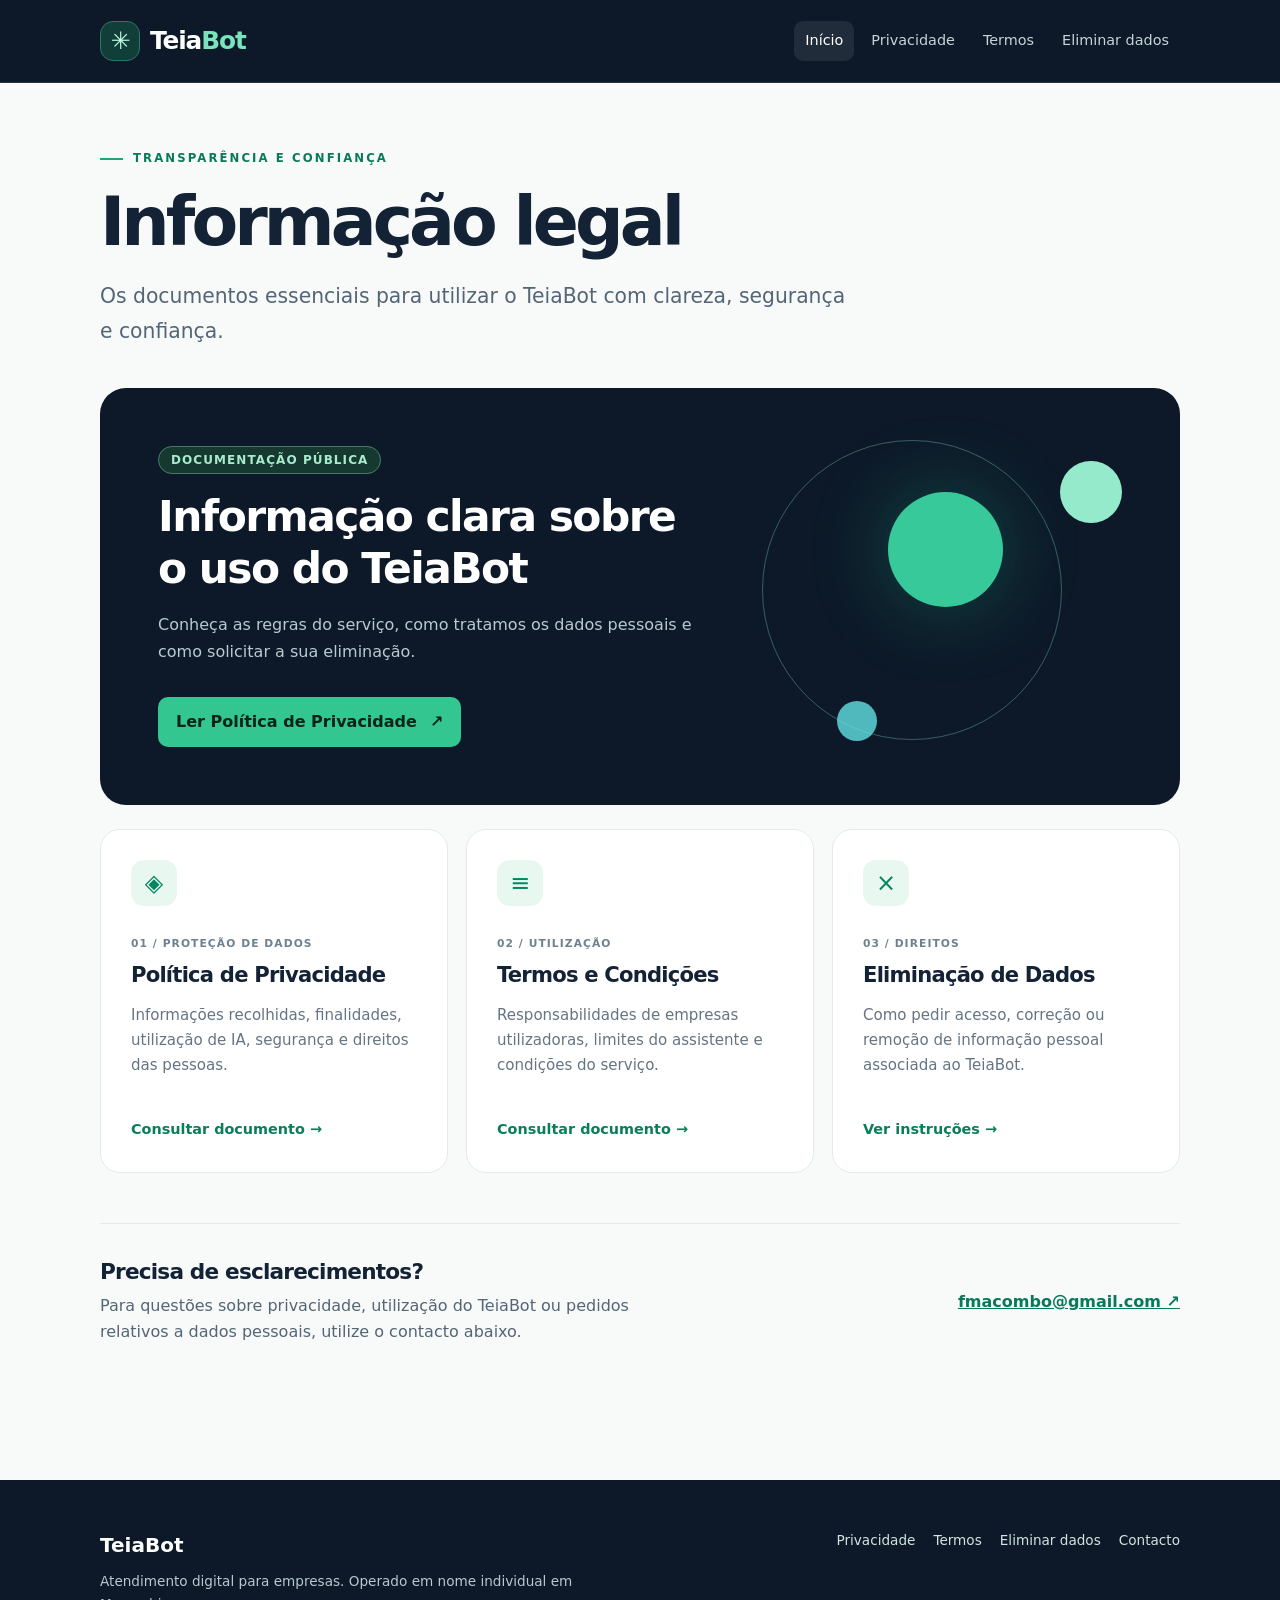
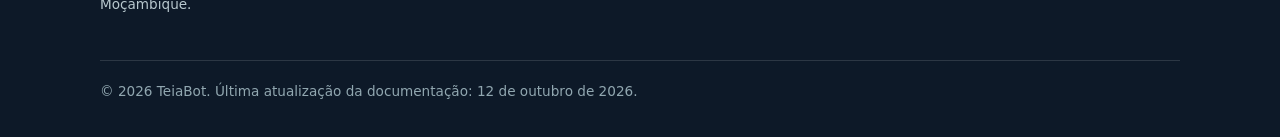
<file: index.html>
<!doctype html>
<html lang="pt-MZ">
<head>
<meta charset="utf-8">
<meta name="viewport" content="width=device-width, initial-scale=1">
<meta name="theme-color" content="#0d1928">
<meta name="description" content="Informações legais oficiais do TeiaBot: privacidade, termos e instruções de eliminação de dados.">
<title>Informação legal — TeiaBot</title>
<link rel="icon" href="favicon.svg" type="image/svg+xml">
<link rel="stylesheet" href="styles.css">
</head>
<body>
<a class="skip" href="#conteudo">Saltar para o conteúdo</a>
<header class="site-header">
 <div class="container head-content">
  <a href="index.html" class="brand" aria-label="TeiaBot — início"><span class="brand-mark" aria-hidden="true">✳</span><span>Teia<span class="brand-highlight">Bot</span></span></a>
  <nav aria-label="Menu principal"><a href="index.html" aria-current="page">Início</a>
<a href="privacidade.html" >Privacidade</a>
<a href="termos.html" >Termos</a>
<a href="eliminacao-de-dados.html" >Eliminar dados</a></nav>
 </div>
</header>
<main id="conteudo" class="container page">
 <div class="eyebrow"><span class="eyebrow-line"></span> Transparência e confiança</div>
 <h1>Informação legal</h1>
 <p class="lead">Os documentos essenciais para utilizar o TeiaBot com clareza, segurança e confiança.</p>
 <section class="hero-callout"><div><span class="pill">Documentação pública</span><h2>Informação clara sobre o uso do TeiaBot</h2><p>Conheça as regras do serviço, como tratamos os dados pessoais e como solicitar a sua eliminação.</p><a class="inline-cta" href="privacidade.html">Ler Política de Privacidade <span aria-hidden="true">↗</span></a></div><div class="hero-art" aria-hidden="true"><span class="orb a"></span><span class="orb b"></span><span class="orb c"></span><span class="orbit"></span></div></section>
<section class="cards" aria-label="Documentos legais"><a class="doc-card" href="privacidade.html"><span class="card-icon" aria-hidden="true">◈</span><span class="card-eyebrow">01 / Proteção de dados</span><h3>Política de Privacidade</h3><p>Informações recolhidas, finalidades, utilização de IA, segurança e direitos das pessoas.</p><span class="card-link">Consultar documento <span aria-hidden="true">→</span></span></a><a class="doc-card" href="termos.html"><span class="card-icon" aria-hidden="true">≡</span><span class="card-eyebrow">02 / Utilização</span><h3>Termos e Condições</h3><p>Responsabilidades de empresas utilizadoras, limites do assistente e condições do serviço.</p><span class="card-link">Consultar documento <span aria-hidden="true">→</span></span></a><a class="doc-card" href="eliminacao-de-dados.html"><span class="card-icon" aria-hidden="true">×</span><span class="card-eyebrow">03 / Direitos</span><h3>Eliminação de Dados</h3><p>Como pedir acesso, correção ou remoção de informação pessoal associada ao TeiaBot.</p><span class="card-link">Ver instruções <span aria-hidden="true">→</span></span></a></section>
<section class="contact-band"><div><h2>Precisa de esclarecimentos?</h2><p>Para questões sobre privacidade, utilização do TeiaBot ou pedidos relativos a dados pessoais, utilize o contacto abaixo.</p></div><a class="email-link" href="mailto:fmacombo@gmail.com">fmacombo@gmail.com <span aria-hidden="true">↗</span></a></section>

</main>
<footer class="site-footer">
 <div class="container footer-content">
  <div><span class="footer-brand">TeiaBot</span><p>Atendimento digital para empresas. Operado em nome individual em Moçambique.</p></div>
  <div class="footer-links"><a href="privacidade.html">Privacidade</a><a href="termos.html">Termos</a><a href="eliminacao-de-dados.html">Eliminar dados</a><a href="mailto:fmacombo@gmail.com">Contacto</a></div>
  <p class="copyright">© 2026 TeiaBot. Última atualização da documentação: 12 de outubro de 2026.</p>
 </div>
</footer>
</body>
</html>
</file>
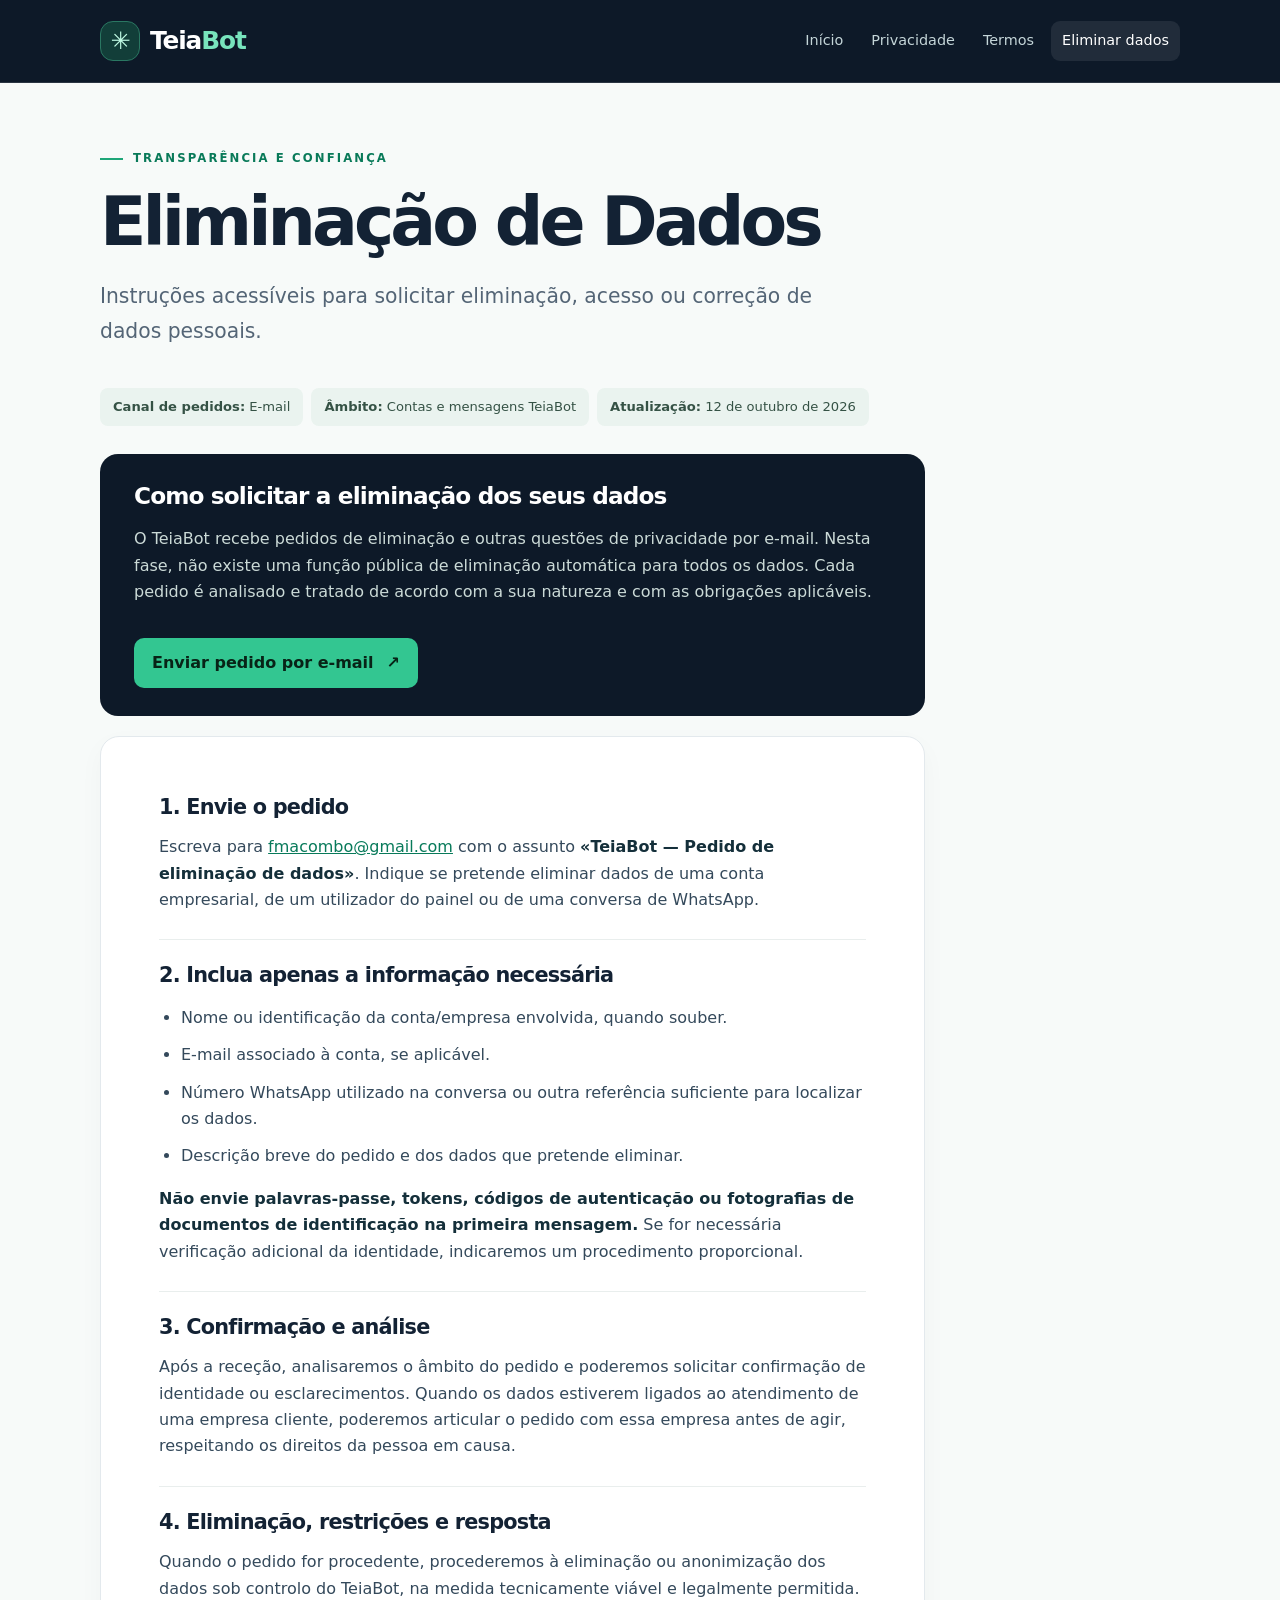
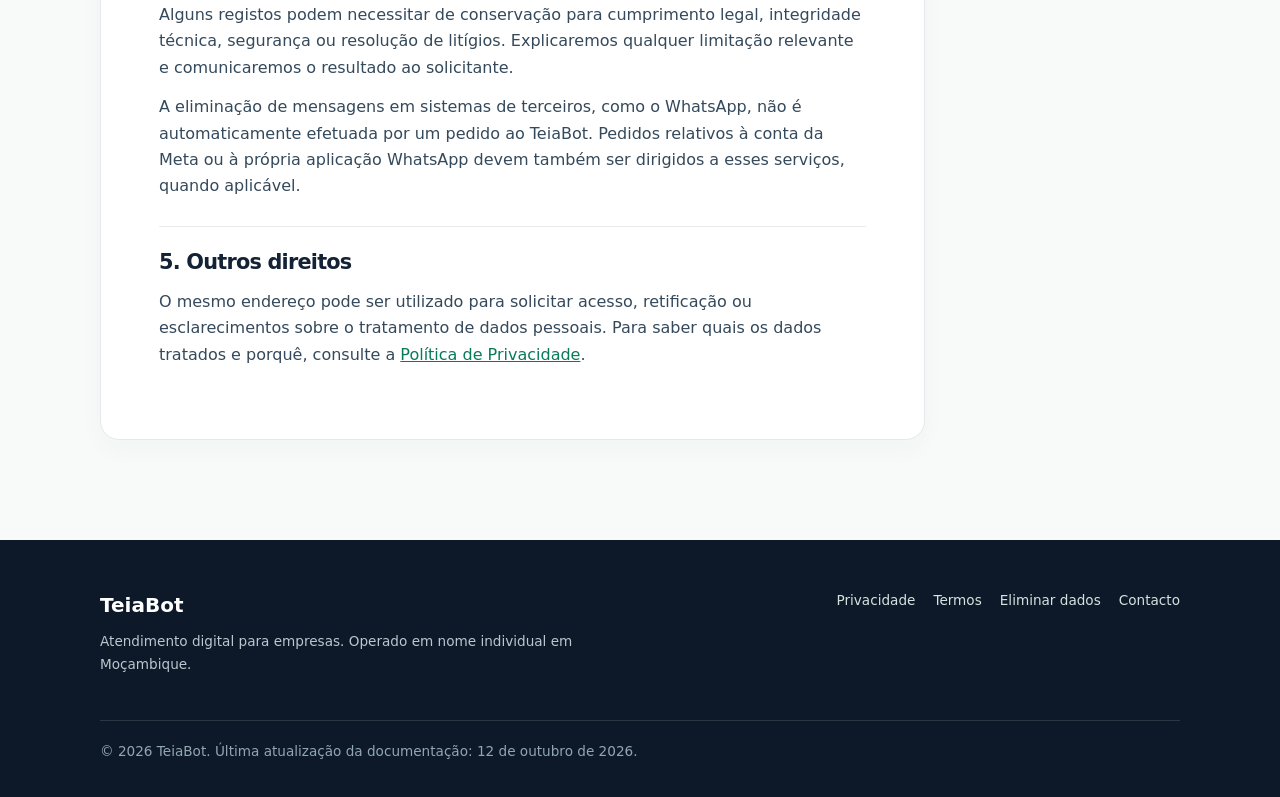
<file: eliminacao-de-dados.html>
<!doctype html>
<html lang="pt-MZ">
<head>
<meta charset="utf-8">
<meta name="viewport" content="width=device-width, initial-scale=1">
<meta name="theme-color" content="#0d1928">
<meta name="description" content="Como solicitar a eliminação de dados pessoais tratados pelo TeiaBot.">
<title>Eliminação de Dados — TeiaBot</title>
<link rel="icon" href="favicon.svg" type="image/svg+xml">
<link rel="stylesheet" href="styles.css">
</head>
<body>
<a class="skip" href="#conteudo">Saltar para o conteúdo</a>
<header class="site-header">
 <div class="container head-content">
  <a href="index.html" class="brand" aria-label="TeiaBot — início"><span class="brand-mark" aria-hidden="true">✳</span><span>Teia<span class="brand-highlight">Bot</span></span></a>
  <nav aria-label="Menu principal"><a href="index.html" >Início</a>
<a href="privacidade.html" >Privacidade</a>
<a href="termos.html" >Termos</a>
<a href="eliminacao-de-dados.html" aria-current="page">Eliminar dados</a></nav>
 </div>
</header>
<main id="conteudo" class="container page">
 <div class="eyebrow"><span class="eyebrow-line"></span> Transparência e confiança</div>
 <h1>Eliminação de Dados</h1>
 <p class="lead">Instruções acessíveis para solicitar eliminação, acesso ou correção de dados pessoais.</p>
 <div class="document-meta"><span><strong>Canal de pedidos:</strong> E-mail</span><span><strong>Âmbito:</strong> Contas e mensagens TeiaBot</span><span><strong>Atualização:</strong> 12 de outubro de 2026</span></div>
<section class="notice"><h2>Como solicitar a eliminação dos seus dados</h2><p>O TeiaBot recebe pedidos de eliminação e outras questões de privacidade por e-mail. Nesta fase, não existe uma função pública de eliminação automática para todos os dados. Cada pedido é analisado e tratado de acordo com a sua natureza e com as obrigações aplicáveis.</p><a class="inline-cta" href="mailto:fmacombo@gmail.com?subject=TeiaBot%20-%20Pedido%20de%20eliminacao%20de%20dados">Enviar pedido por e-mail <span aria-hidden="true">↗</span></a></section>
<article class="legal-content">
<section><h2>1. Envie o pedido</h2><p>Escreva para <a href="mailto:fmacombo@gmail.com?subject=TeiaBot%20-%20Pedido%20de%20eliminacao%20de%20dados">fmacombo@gmail.com</a> com o assunto <strong>«TeiaBot — Pedido de eliminação de dados»</strong>. Indique se pretende eliminar dados de uma conta empresarial, de um utilizador do painel ou de uma conversa de WhatsApp.</p></section>
<section><h2>2. Inclua apenas a informação necessária</h2><ul><li>Nome ou identificação da conta/empresa envolvida, quando souber.</li><li>E-mail associado à conta, se aplicável.</li><li>Número WhatsApp utilizado na conversa ou outra referência suficiente para localizar os dados.</li><li>Descrição breve do pedido e dos dados que pretende eliminar.</li></ul><p><strong>Não envie palavras-passe, tokens, códigos de autenticação ou fotografias de documentos de identificação na primeira mensagem.</strong> Se for necessária verificação adicional da identidade, indicaremos um procedimento proporcional.</p></section>
<section><h2>3. Confirmação e análise</h2><p>Após a receção, analisaremos o âmbito do pedido e poderemos solicitar confirmação de identidade ou esclarecimentos. Quando os dados estiverem ligados ao atendimento de uma empresa cliente, poderemos articular o pedido com essa empresa antes de agir, respeitando os direitos da pessoa em causa.</p></section>
<section><h2>4. Eliminação, restrições e resposta</h2><p>Quando o pedido for procedente, procederemos à eliminação ou anonimização dos dados sob controlo do TeiaBot, na medida tecnicamente viável e legalmente permitida. Alguns registos podem necessitar de conservação para cumprimento legal, integridade técnica, segurança ou resolução de litígios. Explicaremos qualquer limitação relevante e comunicaremos o resultado ao solicitante.</p><p>A eliminação de mensagens em sistemas de terceiros, como o WhatsApp, não é automaticamente efetuada por um pedido ao TeiaBot. Pedidos relativos à conta da Meta ou à própria aplicação WhatsApp devem também ser dirigidos a esses serviços, quando aplicável.</p></section>
<section><h2>5. Outros direitos</h2><p>O mesmo endereço pode ser utilizado para solicitar acesso, retificação ou esclarecimentos sobre o tratamento de dados pessoais. Para saber quais os dados tratados e porquê, consulte a <a href="privacidade.html">Política de Privacidade</a>.</p></section>
</article>
</main>
<footer class="site-footer">
 <div class="container footer-content">
  <div><span class="footer-brand">TeiaBot</span><p>Atendimento digital para empresas. Operado em nome individual em Moçambique.</p></div>
  <div class="footer-links"><a href="privacidade.html">Privacidade</a><a href="termos.html">Termos</a><a href="eliminacao-de-dados.html">Eliminar dados</a><a href="mailto:fmacombo@gmail.com">Contacto</a></div>
  <p class="copyright">© 2026 TeiaBot. Última atualização da documentação: 12 de outubro de 2026.</p>
 </div>
</footer>
</body>
</html>
</file>
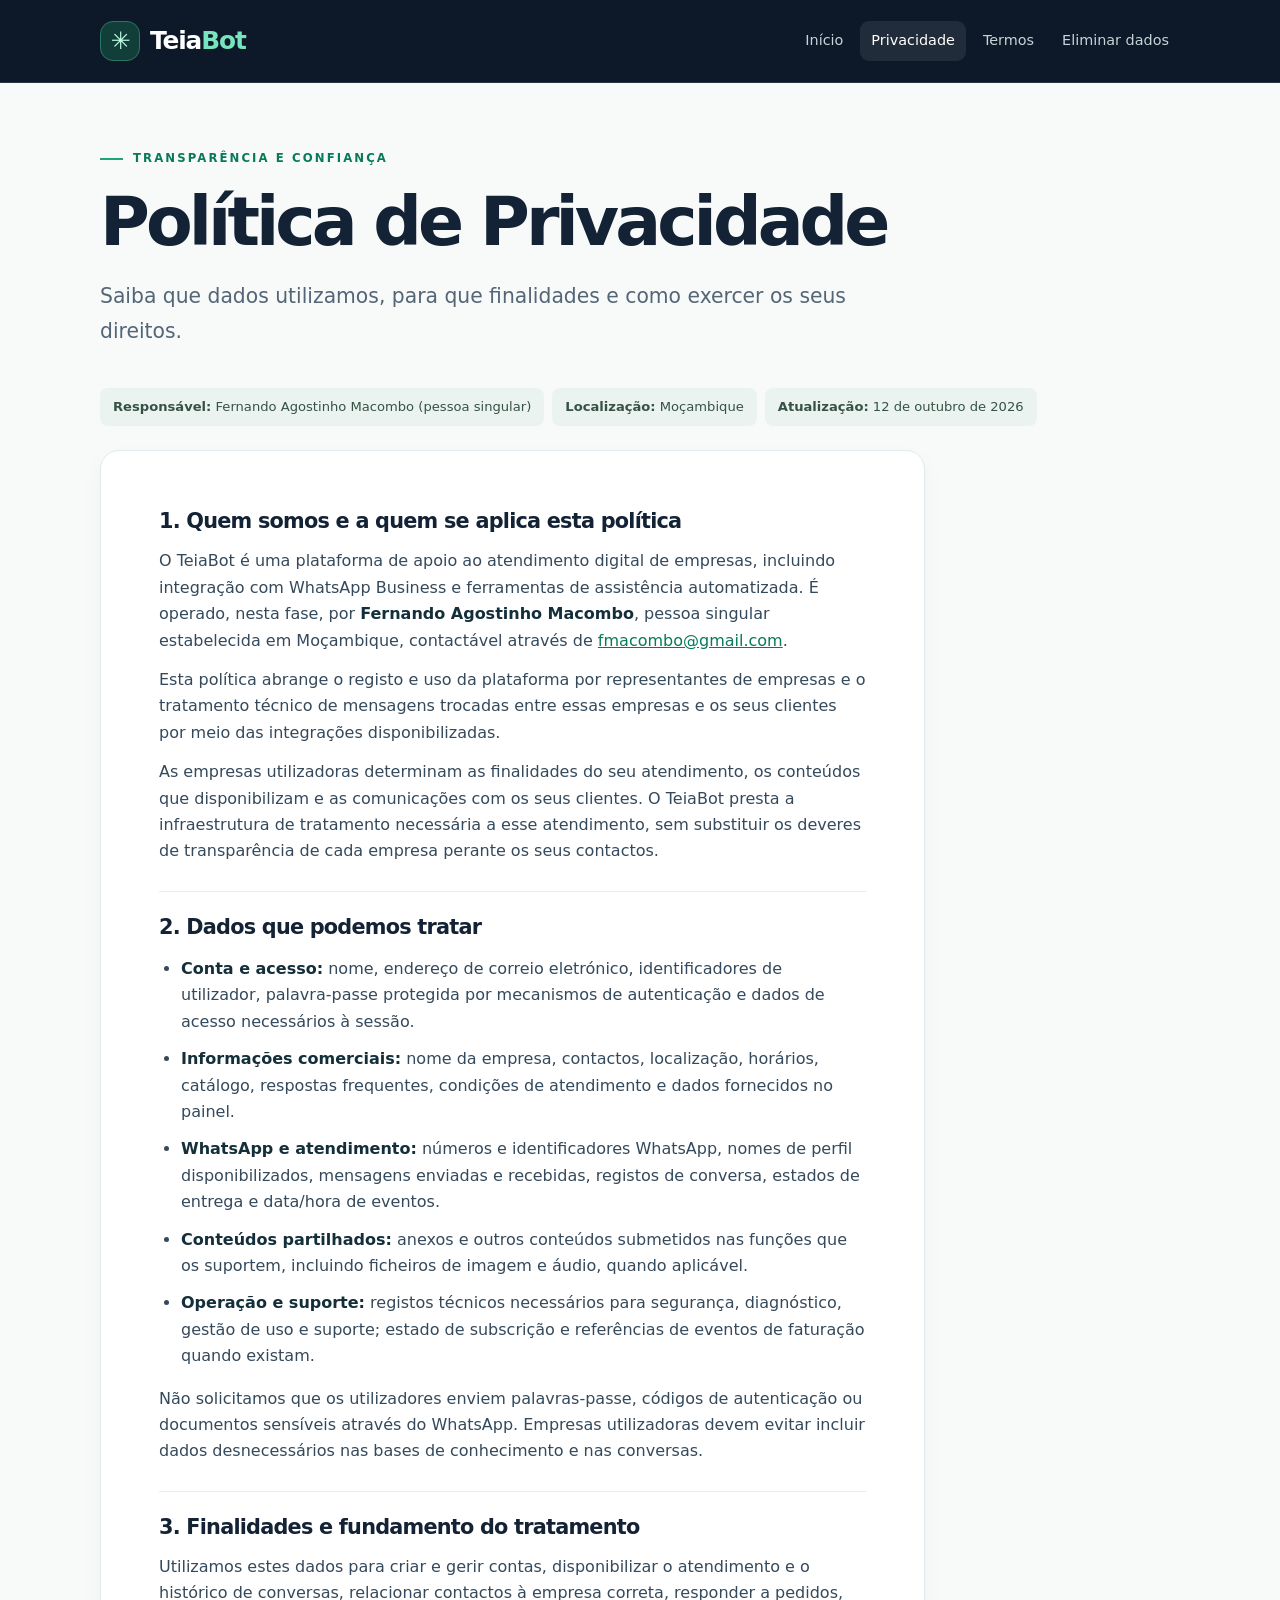
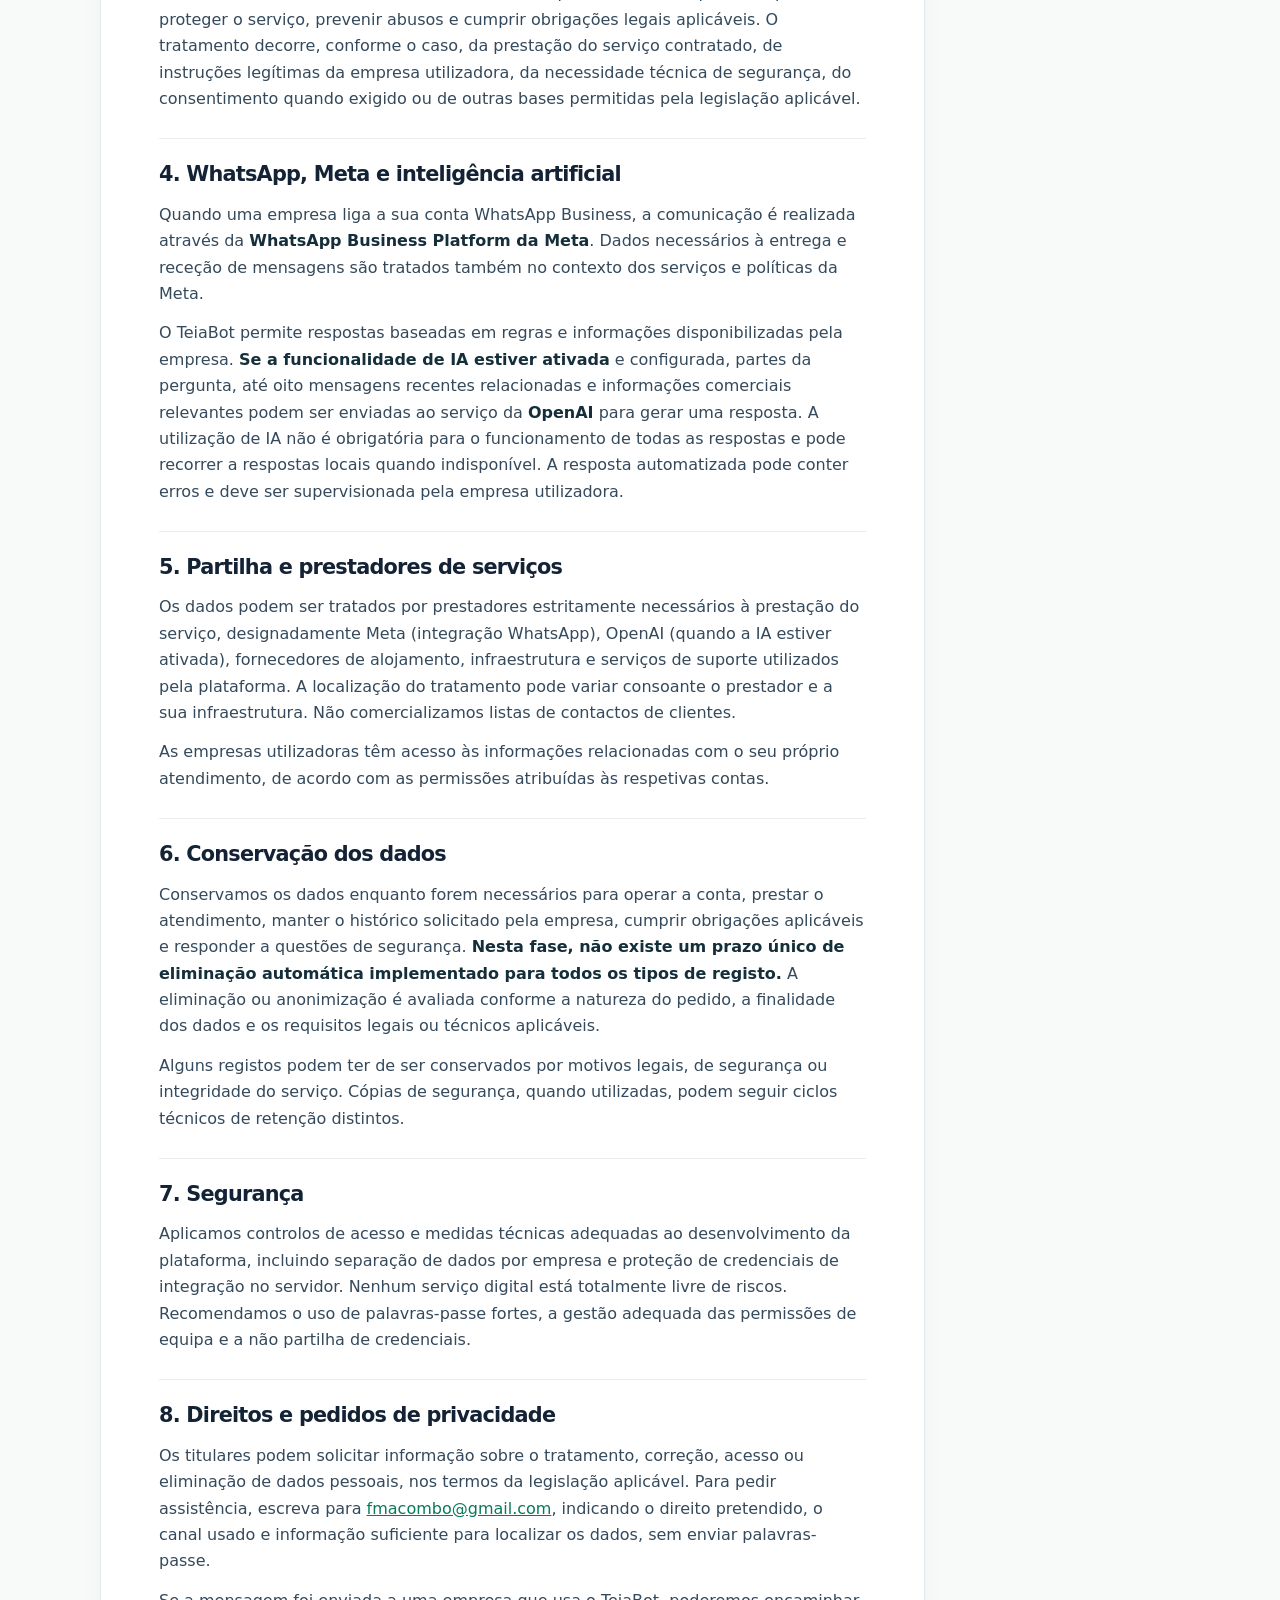
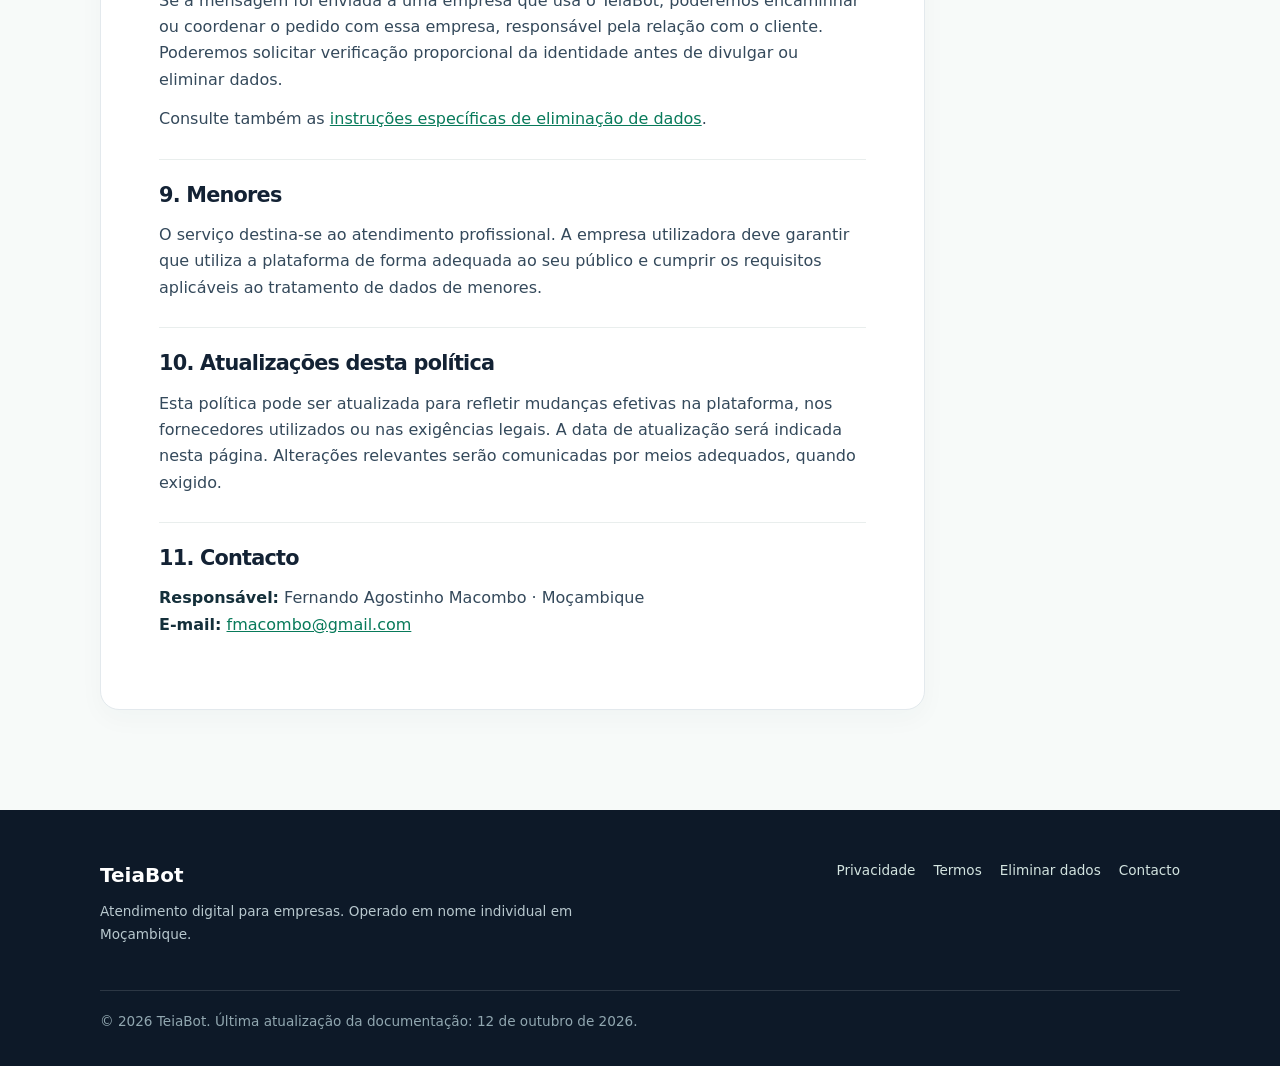
<file: privacidade.html>
<!doctype html>
<html lang="pt-MZ">
<head>
<meta charset="utf-8">
<meta name="viewport" content="width=device-width, initial-scale=1">
<meta name="theme-color" content="#0d1928">
<meta name="description" content="Política de Privacidade do TeiaBot: dados tratados, WhatsApp, IA e exercício de direitos.">
<title>Política de Privacidade — TeiaBot</title>
<link rel="icon" href="favicon.svg" type="image/svg+xml">
<link rel="stylesheet" href="styles.css">
</head>
<body>
<a class="skip" href="#conteudo">Saltar para o conteúdo</a>
<header class="site-header">
 <div class="container head-content">
  <a href="index.html" class="brand" aria-label="TeiaBot — início"><span class="brand-mark" aria-hidden="true">✳</span><span>Teia<span class="brand-highlight">Bot</span></span></a>
  <nav aria-label="Menu principal"><a href="index.html" >Início</a>
<a href="privacidade.html" aria-current="page">Privacidade</a>
<a href="termos.html" >Termos</a>
<a href="eliminacao-de-dados.html" >Eliminar dados</a></nav>
 </div>
</header>
<main id="conteudo" class="container page">
 <div class="eyebrow"><span class="eyebrow-line"></span> Transparência e confiança</div>
 <h1>Política de Privacidade</h1>
 <p class="lead">Saiba que dados utilizamos, para que finalidades e como exercer os seus direitos.</p>
 <div class="document-meta"><span><strong>Responsável:</strong> Fernando Agostinho Macombo (pessoa singular)</span><span><strong>Localização:</strong> Moçambique</span><span><strong>Atualização:</strong> 12 de outubro de 2026</span></div>
<article class="legal-content">
<section><h2>1. Quem somos e a quem se aplica esta política</h2><p>O TeiaBot é uma plataforma de apoio ao atendimento digital de empresas, incluindo integração com WhatsApp Business e ferramentas de assistência automatizada. É operado, nesta fase, por <strong>Fernando Agostinho Macombo</strong>, pessoa singular estabelecida em Moçambique, contactável através de <a href="mailto:fmacombo@gmail.com">fmacombo@gmail.com</a>.</p><p>Esta política abrange o registo e uso da plataforma por representantes de empresas e o tratamento técnico de mensagens trocadas entre essas empresas e os seus clientes por meio das integrações disponibilizadas.</p><p>As empresas utilizadoras determinam as finalidades do seu atendimento, os conteúdos que disponibilizam e as comunicações com os seus clientes. O TeiaBot presta a infraestrutura de tratamento necessária a esse atendimento, sem substituir os deveres de transparência de cada empresa perante os seus contactos.</p></section>
<section><h2>2. Dados que podemos tratar</h2><ul><li><strong>Conta e acesso:</strong> nome, endereço de correio eletrónico, identificadores de utilizador, palavra-passe protegida por mecanismos de autenticação e dados de acesso necessários à sessão.</li><li><strong>Informações comerciais:</strong> nome da empresa, contactos, localização, horários, catálogo, respostas frequentes, condições de atendimento e dados fornecidos no painel.</li><li><strong>WhatsApp e atendimento:</strong> números e identificadores WhatsApp, nomes de perfil disponibilizados, mensagens enviadas e recebidas, registos de conversa, estados de entrega e data/hora de eventos.</li><li><strong>Conteúdos partilhados:</strong> anexos e outros conteúdos submetidos nas funções que os suportem, incluindo ficheiros de imagem e áudio, quando aplicável.</li><li><strong>Operação e suporte:</strong> registos técnicos necessários para segurança, diagnóstico, gestão de uso e suporte; estado de subscrição e referências de eventos de faturação quando existam.</li></ul><p>Não solicitamos que os utilizadores enviem palavras-passe, códigos de autenticação ou documentos sensíveis através do WhatsApp. Empresas utilizadoras devem evitar incluir dados desnecessários nas bases de conhecimento e nas conversas.</p></section>
<section><h2>3. Finalidades e fundamento do tratamento</h2><p>Utilizamos estes dados para criar e gerir contas, disponibilizar o atendimento e o histórico de conversas, relacionar contactos à empresa correta, responder a pedidos, proteger o serviço, prevenir abusos e cumprir obrigações legais aplicáveis. O tratamento decorre, conforme o caso, da prestação do serviço contratado, de instruções legítimas da empresa utilizadora, da necessidade técnica de segurança, do consentimento quando exigido ou de outras bases permitidas pela legislação aplicável.</p></section>
<section><h2>4. WhatsApp, Meta e inteligência artificial</h2><p>Quando uma empresa liga a sua conta WhatsApp Business, a comunicação é realizada através da <strong>WhatsApp Business Platform da Meta</strong>. Dados necessários à entrega e receção de mensagens são tratados também no contexto dos serviços e políticas da Meta.</p><p>O TeiaBot permite respostas baseadas em regras e informações disponibilizadas pela empresa. <strong>Se a funcionalidade de IA estiver ativada</strong> e configurada, partes da pergunta, até oito mensagens recentes relacionadas e informações comerciais relevantes podem ser enviadas ao serviço da <strong>OpenAI</strong> para gerar uma resposta. A utilização de IA não é obrigatória para o funcionamento de todas as respostas e pode recorrer a respostas locais quando indisponível. A resposta automatizada pode conter erros e deve ser supervisionada pela empresa utilizadora.</p></section>
<section><h2>5. Partilha e prestadores de serviços</h2><p>Os dados podem ser tratados por prestadores estritamente necessários à prestação do serviço, designadamente Meta (integração WhatsApp), OpenAI (quando a IA estiver ativada), fornecedores de alojamento, infraestrutura e serviços de suporte utilizados pela plataforma. A localização do tratamento pode variar consoante o prestador e a sua infraestrutura. Não comercializamos listas de contactos de clientes.</p><p>As empresas utilizadoras têm acesso às informações relacionadas com o seu próprio atendimento, de acordo com as permissões atribuídas às respetivas contas.</p></section>
<section><h2>6. Conservação dos dados</h2><p>Conservamos os dados enquanto forem necessários para operar a conta, prestar o atendimento, manter o histórico solicitado pela empresa, cumprir obrigações aplicáveis e responder a questões de segurança. <strong>Nesta fase, não existe um prazo único de eliminação automática implementado para todos os tipos de registo.</strong> A eliminação ou anonimização é avaliada conforme a natureza do pedido, a finalidade dos dados e os requisitos legais ou técnicos aplicáveis.</p><p>Alguns registos podem ter de ser conservados por motivos legais, de segurança ou integridade do serviço. Cópias de segurança, quando utilizadas, podem seguir ciclos técnicos de retenção distintos.</p></section>
<section><h2>7. Segurança</h2><p>Aplicamos controlos de acesso e medidas técnicas adequadas ao desenvolvimento da plataforma, incluindo separação de dados por empresa e proteção de credenciais de integração no servidor. Nenhum serviço digital está totalmente livre de riscos. Recomendamos o uso de palavras-passe fortes, a gestão adequada das permissões de equipa e a não partilha de credenciais.</p></section>
<section><h2>8. Direitos e pedidos de privacidade</h2><p>Os titulares podem solicitar informação sobre o tratamento, correção, acesso ou eliminação de dados pessoais, nos termos da legislação aplicável. Para pedir assistência, escreva para <a href="mailto:fmacombo@gmail.com?subject=TeiaBot%20-%20Pedido%20de%20privacidade">fmacombo@gmail.com</a>, indicando o direito pretendido, o canal usado e informação suficiente para localizar os dados, sem enviar palavras-passe.</p><p>Se a mensagem foi enviada a uma empresa que usa o TeiaBot, poderemos encaminhar ou coordenar o pedido com essa empresa, responsável pela relação com o cliente. Poderemos solicitar verificação proporcional da identidade antes de divulgar ou eliminar dados.</p><p>Consulte também as <a href="eliminacao-de-dados.html">instruções específicas de eliminação de dados</a>.</p></section>
<section><h2>9. Menores</h2><p>O serviço destina-se ao atendimento profissional. A empresa utilizadora deve garantir que utiliza a plataforma de forma adequada ao seu público e cumprir os requisitos aplicáveis ao tratamento de dados de menores.</p></section>
<section><h2>10. Atualizações desta política</h2><p>Esta política pode ser atualizada para refletir mudanças efetivas na plataforma, nos fornecedores utilizados ou nas exigências legais. A data de atualização será indicada nesta página. Alterações relevantes serão comunicadas por meios adequados, quando exigido.</p></section>
<section><h2>11. Contacto</h2><p><strong>Responsável:</strong> Fernando Agostinho Macombo · Moçambique<br><strong>E-mail:</strong> <a href="mailto:fmacombo@gmail.com">fmacombo@gmail.com</a></p></section>
</article>
</main>
<footer class="site-footer">
 <div class="container footer-content">
  <div><span class="footer-brand">TeiaBot</span><p>Atendimento digital para empresas. Operado em nome individual em Moçambique.</p></div>
  <div class="footer-links"><a href="privacidade.html">Privacidade</a><a href="termos.html">Termos</a><a href="eliminacao-de-dados.html">Eliminar dados</a><a href="mailto:fmacombo@gmail.com">Contacto</a></div>
  <p class="copyright">© 2026 TeiaBot. Última atualização da documentação: 12 de outubro de 2026.</p>
 </div>
</footer>
</body>
</html>
</file>
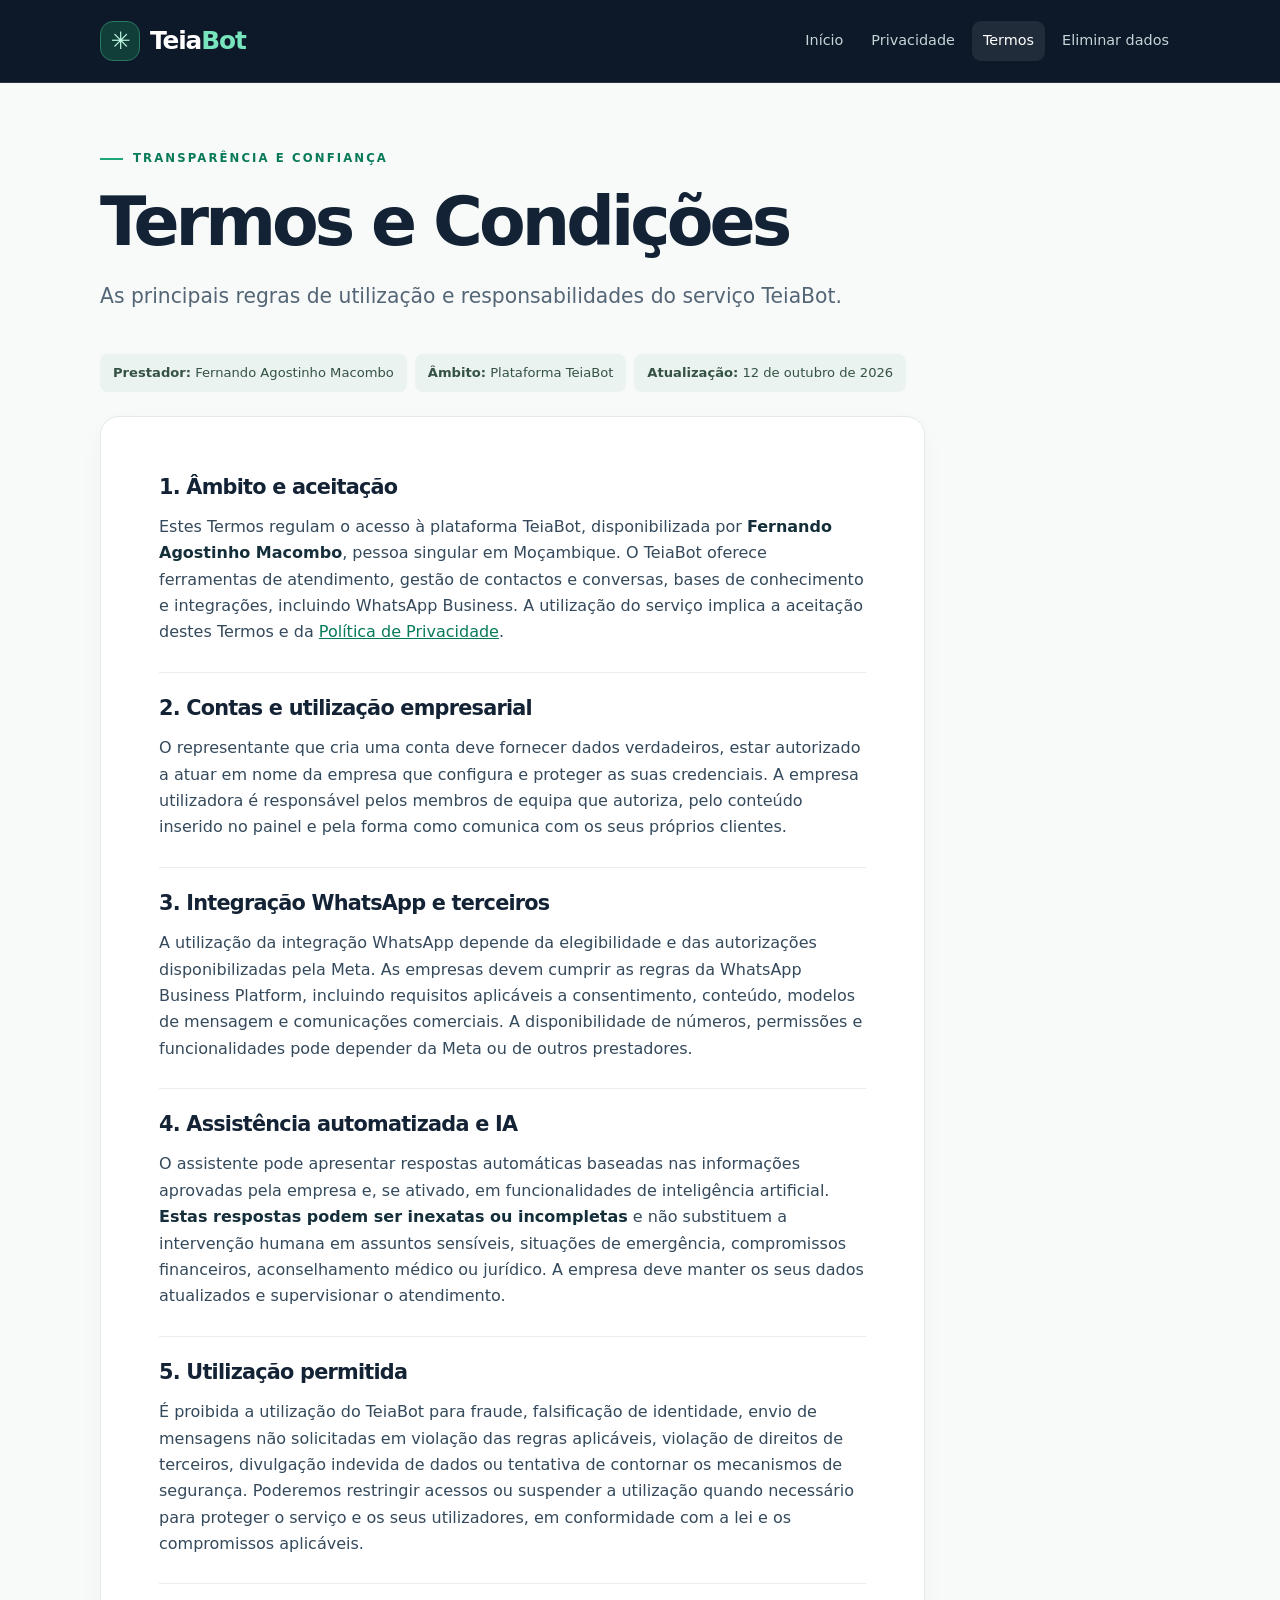
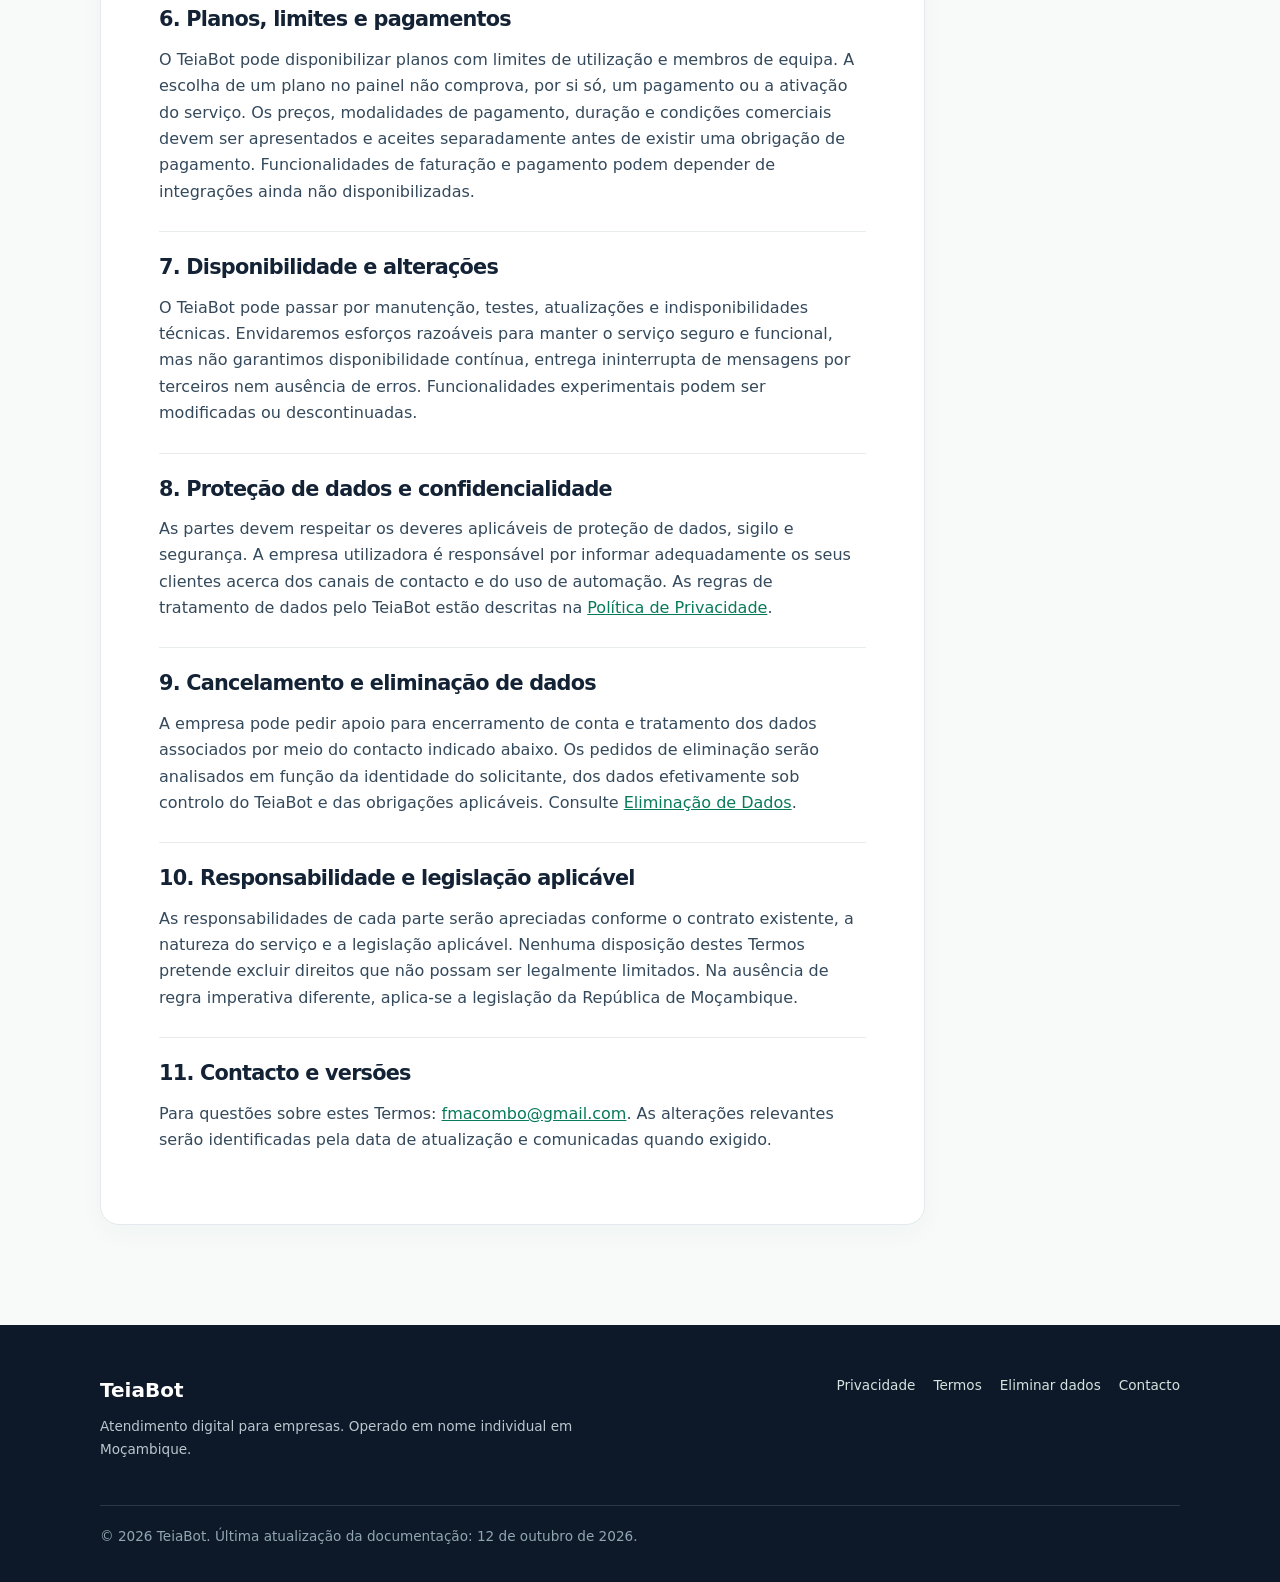
<file: termos.html>
<!doctype html>
<html lang="pt-MZ">
<head>
<meta charset="utf-8">
<meta name="viewport" content="width=device-width, initial-scale=1">
<meta name="theme-color" content="#0d1928">
<meta name="description" content="Termos e Condições de utilização do TeiaBot para empresas e seus representantes.">
<title>Termos e Condições — TeiaBot</title>
<link rel="icon" href="favicon.svg" type="image/svg+xml">
<link rel="stylesheet" href="styles.css">
</head>
<body>
<a class="skip" href="#conteudo">Saltar para o conteúdo</a>
<header class="site-header">
 <div class="container head-content">
  <a href="index.html" class="brand" aria-label="TeiaBot — início"><span class="brand-mark" aria-hidden="true">✳</span><span>Teia<span class="brand-highlight">Bot</span></span></a>
  <nav aria-label="Menu principal"><a href="index.html" >Início</a>
<a href="privacidade.html" >Privacidade</a>
<a href="termos.html" aria-current="page">Termos</a>
<a href="eliminacao-de-dados.html" >Eliminar dados</a></nav>
 </div>
</header>
<main id="conteudo" class="container page">
 <div class="eyebrow"><span class="eyebrow-line"></span> Transparência e confiança</div>
 <h1>Termos e Condições</h1>
 <p class="lead">As principais regras de utilização e responsabilidades do serviço TeiaBot.</p>
 <div class="document-meta"><span><strong>Prestador:</strong> Fernando Agostinho Macombo</span><span><strong>Âmbito:</strong> Plataforma TeiaBot</span><span><strong>Atualização:</strong> 12 de outubro de 2026</span></div>
<article class="legal-content">
<section><h2>1. Âmbito e aceitação</h2><p>Estes Termos regulam o acesso à plataforma TeiaBot, disponibilizada por <strong>Fernando Agostinho Macombo</strong>, pessoa singular em Moçambique. O TeiaBot oferece ferramentas de atendimento, gestão de contactos e conversas, bases de conhecimento e integrações, incluindo WhatsApp Business. A utilização do serviço implica a aceitação destes Termos e da <a href="privacidade.html">Política de Privacidade</a>.</p></section>
<section><h2>2. Contas e utilização empresarial</h2><p>O representante que cria uma conta deve fornecer dados verdadeiros, estar autorizado a atuar em nome da empresa que configura e proteger as suas credenciais. A empresa utilizadora é responsável pelos membros de equipa que autoriza, pelo conteúdo inserido no painel e pela forma como comunica com os seus próprios clientes.</p></section>
<section><h2>3. Integração WhatsApp e terceiros</h2><p>A utilização da integração WhatsApp depende da elegibilidade e das autorizações disponibilizadas pela Meta. As empresas devem cumprir as regras da WhatsApp Business Platform, incluindo requisitos aplicáveis a consentimento, conteúdo, modelos de mensagem e comunicações comerciais. A disponibilidade de números, permissões e funcionalidades pode depender da Meta ou de outros prestadores.</p></section>
<section><h2>4. Assistência automatizada e IA</h2><p>O assistente pode apresentar respostas automáticas baseadas nas informações aprovadas pela empresa e, se ativado, em funcionalidades de inteligência artificial. <strong>Estas respostas podem ser inexatas ou incompletas</strong> e não substituem a intervenção humana em assuntos sensíveis, situações de emergência, compromissos financeiros, aconselhamento médico ou jurídico. A empresa deve manter os seus dados atualizados e supervisionar o atendimento.</p></section>
<section><h2>5. Utilização permitida</h2><p>É proibida a utilização do TeiaBot para fraude, falsificação de identidade, envio de mensagens não solicitadas em violação das regras aplicáveis, violação de direitos de terceiros, divulgação indevida de dados ou tentativa de contornar os mecanismos de segurança. Poderemos restringir acessos ou suspender a utilização quando necessário para proteger o serviço e os seus utilizadores, em conformidade com a lei e os compromissos aplicáveis.</p></section>
<section><h2>6. Planos, limites e pagamentos</h2><p>O TeiaBot pode disponibilizar planos com limites de utilização e membros de equipa. A escolha de um plano no painel não comprova, por si só, um pagamento ou a ativação do serviço. Os preços, modalidades de pagamento, duração e condições comerciais devem ser apresentados e aceites separadamente antes de existir uma obrigação de pagamento. Funcionalidades de faturação e pagamento podem depender de integrações ainda não disponibilizadas.</p></section>
<section><h2>7. Disponibilidade e alterações</h2><p>O TeiaBot pode passar por manutenção, testes, atualizações e indisponibilidades técnicas. Envidaremos esforços razoáveis para manter o serviço seguro e funcional, mas não garantimos disponibilidade contínua, entrega ininterrupta de mensagens por terceiros nem ausência de erros. Funcionalidades experimentais podem ser modificadas ou descontinuadas.</p></section>
<section><h2>8. Proteção de dados e confidencialidade</h2><p>As partes devem respeitar os deveres aplicáveis de proteção de dados, sigilo e segurança. A empresa utilizadora é responsável por informar adequadamente os seus clientes acerca dos canais de contacto e do uso de automação. As regras de tratamento de dados pelo TeiaBot estão descritas na <a href="privacidade.html">Política de Privacidade</a>.</p></section>
<section><h2>9. Cancelamento e eliminação de dados</h2><p>A empresa pode pedir apoio para encerramento de conta e tratamento dos dados associados por meio do contacto indicado abaixo. Os pedidos de eliminação serão analisados em função da identidade do solicitante, dos dados efetivamente sob controlo do TeiaBot e das obrigações aplicáveis. Consulte <a href="eliminacao-de-dados.html">Eliminação de Dados</a>.</p></section>
<section><h2>10. Responsabilidade e legislação aplicável</h2><p>As responsabilidades de cada parte serão apreciadas conforme o contrato existente, a natureza do serviço e a legislação aplicável. Nenhuma disposição destes Termos pretende excluir direitos que não possam ser legalmente limitados. Na ausência de regra imperativa diferente, aplica-se a legislação da República de Moçambique.</p></section>
<section><h2>11. Contacto e versões</h2><p>Para questões sobre estes Termos: <a href="mailto:fmacombo@gmail.com?subject=TeiaBot%20-%20Termos%20de%20utilizacao">fmacombo@gmail.com</a>. As alterações relevantes serão identificadas pela data de atualização e comunicadas quando exigido.</p></section>
</article>
</main>
<footer class="site-footer">
 <div class="container footer-content">
  <div><span class="footer-brand">TeiaBot</span><p>Atendimento digital para empresas. Operado em nome individual em Moçambique.</p></div>
  <div class="footer-links"><a href="privacidade.html">Privacidade</a><a href="termos.html">Termos</a><a href="eliminacao-de-dados.html">Eliminar dados</a><a href="mailto:fmacombo@gmail.com">Contacto</a></div>
  <p class="copyright">© 2026 TeiaBot. Última atualização da documentação: 12 de outubro de 2026.</p>
 </div>
</footer>
</body>
</html>
</file>
<file: styles.css>
:root{color-scheme:light;--ink:#132234;--muted:#546576;--mint:#1ea678;--deep:#0d1928;--line:#e3e9ed;--paper:#f7faf9;--white:#fff}
*{box-sizing:border-box}html{scroll-behavior:smooth}body{margin:0;font-family:system-ui,-apple-system,"Segoe UI",Roboto,"Helvetica Neue",Arial,sans-serif;background:var(--paper);color:var(--ink);line-height:1.65;-webkit-font-smoothing:antialiased}
a{color:#087a5a}a:hover{text-decoration-thickness:2px}a:focus-visible{outline:3px solid #139f79;outline-offset:3px;border-radius:3px}.skip{position:absolute;left:1rem;top:-100px;background:#fff;padding:.5rem;z-index:10}.skip:focus{top:1rem}
.container{width:min(100% - 44px,1080px);margin:auto}.site-header{background:var(--deep);color:#fff;border-bottom:1px solid #ffffff1f}.head-content{display:flex;gap:22px;align-items:center;justify-content:space-between;min-height:82px}.brand{font-weight:780;color:#fff;text-decoration:none;letter-spacing:-.045em;font-size:1.55rem;display:inline-flex;align-items:center;gap:10px}.brand-mark{display:grid;place-items:center;font-size:1.5rem;color:#c0fae4;background:#123e39;height:40px;width:40px;border:1px solid #2a7762;border-radius:13px;line-height:1}.brand-highlight{color:#78e4bd}nav{display:flex;gap:6px;flex-wrap:wrap;justify-content:flex-end}nav a{color:#c4d5d8;text-decoration:none;font-size:.9rem;padding:8px 11px;border-radius:9px;white-space:nowrap}nav a[aria-current="page"],nav a:hover{background:#ffffff15;color:#fff}
.page{padding-top:66px;padding-bottom:100px}.eyebrow{display:flex;gap:10px;align-items:center;color:#097a59;font-size:.73rem;text-transform:uppercase;letter-spacing:.18em;font-weight:800}.eyebrow-line{width:23px;height:2px;background:var(--mint)}h1{font-size:clamp(2.3rem,5.5vw,4.25rem);letter-spacing:-.058em;line-height:1.07;margin:18px 0 20px;font-weight:790;max-width:850px}h2,h3{letter-spacing:-.037em;line-height:1.22}.lead{font-size:clamp(1.05rem,2.2vw,1.27rem);color:var(--muted);max-width:760px;line-height:1.7;margin-bottom:40px}
.hero-callout{background:var(--deep);border-radius:26px;padding:clamp(26px,5vw,58px);color:#fff;display:grid;grid-template-columns:1.5fr .65fr;gap:20px;min-height:320px;overflow:hidden;position:relative}.hero-callout>div:first-child{position:relative;z-index:2}.hero-callout h2{font-size:clamp(1.65rem,3.8vw,2.65rem);margin:18px 0;max-width:550px}.hero-callout p{color:#b7cbd0;max-width:580px}.pill{font-size:.75rem;border:1px solid #457969;background:#15382f;border-radius:100px;padding:6px 12px;color:#a9ebce;font-weight:700;text-transform:uppercase;letter-spacing:.09em}.inline-cta{display:inline-flex;gap:13px;align-items:center;margin-top:16px;padding:12px 18px;border-radius:10px;background:#33c691;color:#082317;text-decoration:none;font-weight:750}.inline-cta:hover{background:#74dfb7}.hero-art{min-height:235px;position:relative}.orb{display:block;border-radius:50%;position:absolute;background:#37c999}.orb.a{width:115px;height:115px;top:15%;left:18%;box-shadow:0 0 80px #22d5a247}.orb.b{width:62px;height:62px;top:5%;right:0;background:#95eacb}.orb.c{width:40px;height:40px;bottom:2%;left:0;background:#50b9be}.orbit{position:absolute;border:1px solid #8be0c559;width:300px;height:300px;top:0;left:0;border-radius:50%;transform:translate(-25%,-2%)}
.cards{display:grid;grid-template-columns:repeat(3,1fr);gap:18px;margin-top:24px}.doc-card{background:#fff;border:1px solid var(--line);border-radius:20px;padding:30px;text-decoration:none;color:var(--ink);transition:transform .18s,border-color .18s,box-shadow .18s}.doc-card:hover{transform:translateY(-3px);box-shadow:0 16px 38px #143d3212;border-color:#71cdb0}.card-icon{display:grid;place-items:center;background:#e8f8f1;color:#05865f;height:46px;width:46px;border-radius:13px;font-size:1.5rem;line-height:1}.card-eyebrow{display:block;color:#6f8090;text-transform:uppercase;letter-spacing:.1em;font-size:.67rem;font-weight:750;margin-top:29px}.doc-card h3{font-size:1.32rem;margin:9px 0}.doc-card p{color:#657483;font-size:.94rem;line-height:1.65;min-height:98px}.card-link{font-size:.9rem;font-weight:770;color:#087e59}.contact-band{display:flex;justify-content:space-between;align-items:center;gap:20px;padding:35px 0;border-top:1px solid var(--line);margin-top:50px}.contact-band h2{font-size:1.35rem;margin:0}.contact-band p{color:var(--muted);max-width:590px;margin:7px 0 0}.email-link{font-weight:740;white-space:nowrap}.document-meta{display:flex;flex-wrap:wrap;gap:8px;margin:30px 0 24px}.document-meta span{padding:8px 13px;border-radius:8px;background:#eaf3ef;color:#355245;font-size:.82rem}.legal-content{max-width:825px;background:var(--white);border:1px solid var(--line);border-radius:19px;padding:clamp(25px,5vw,58px);box-shadow:0 9px 26px #244b3e08}.legal-content section+section{border-top:1px solid #e9eeed;padding-top:23px;margin-top:26px}.legal-content h2{font-size:1.3rem;margin:0 0 14px}.legal-content p{margin:0 0 13px;color:#34495b}.legal-content ul{padding-left:22px;color:#34495b}.legal-content li{margin-bottom:11px}.legal-content strong{color:#142f3a}.notice{max-width:825px;background:var(--deep);color:#fff;border-radius:18px;padding:28px 34px;margin:28px 0 20px}.notice p{color:#cbdad7}.notice h2{margin:0;font-size:1.45rem}
.site-footer{background:#0d1928;color:#b8c8ce;padding:49px 0 26px}.footer-content{display:grid;grid-template-columns:1fr 1fr;gap:18px}.footer-brand{color:#fff;font-size:1.25rem;font-weight:790}.site-footer p{font-size:.85rem;margin:.5rem 0}.footer-links{display:flex;flex-wrap:wrap;align-items:start;justify-content:flex-end;gap:18px}.footer-links a{color:#d3e4e0;font-size:.85rem;text-decoration:none}.footer-links a:hover{text-decoration:underline}.copyright{grid-column:1/-1;border-top:1px solid #ffffff21;padding-top:19px;margin-top:19px!important;color:#91a7b0}
@media(max-width:760px){.head-content{align-items:flex-start;flex-direction:column;padding:18px 0;gap:12px}nav{justify-content:flex-start;gap:1px}nav a{padding:7px 8px;font-size:.82rem}.page{padding-top:40px;padding-bottom:60px}.hero-callout{grid-template-columns:1fr;min-height:auto}.hero-art{display:none}.cards{grid-template-columns:1fr}.doc-card p{min-height:0}.contact-band{align-items:flex-start;flex-direction:column}.footer-content{grid-template-columns:1fr}.footer-links{justify-content:flex-start}.document-meta span{font-size:.75rem}}
@media(prefers-reduced-motion:reduce){html{scroll-behavior:auto}.doc-card{transition:none}}
</file>
